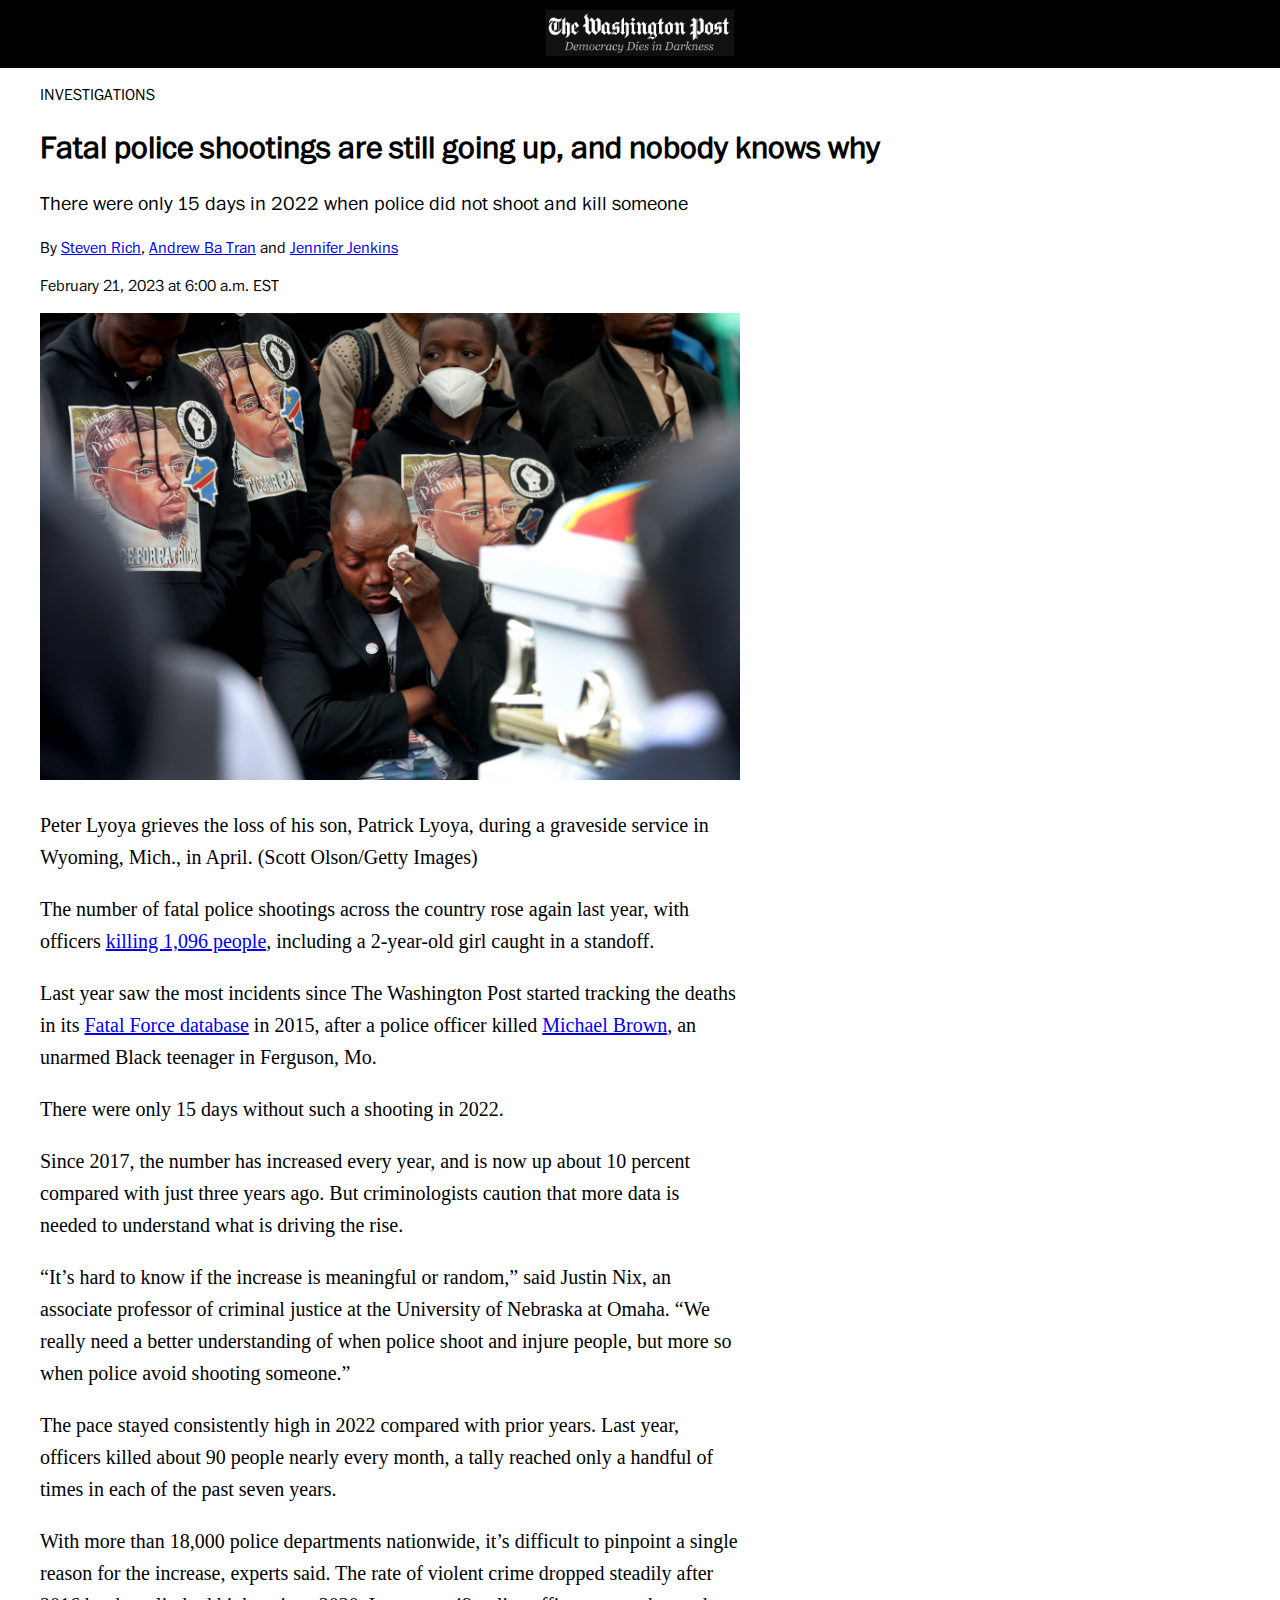
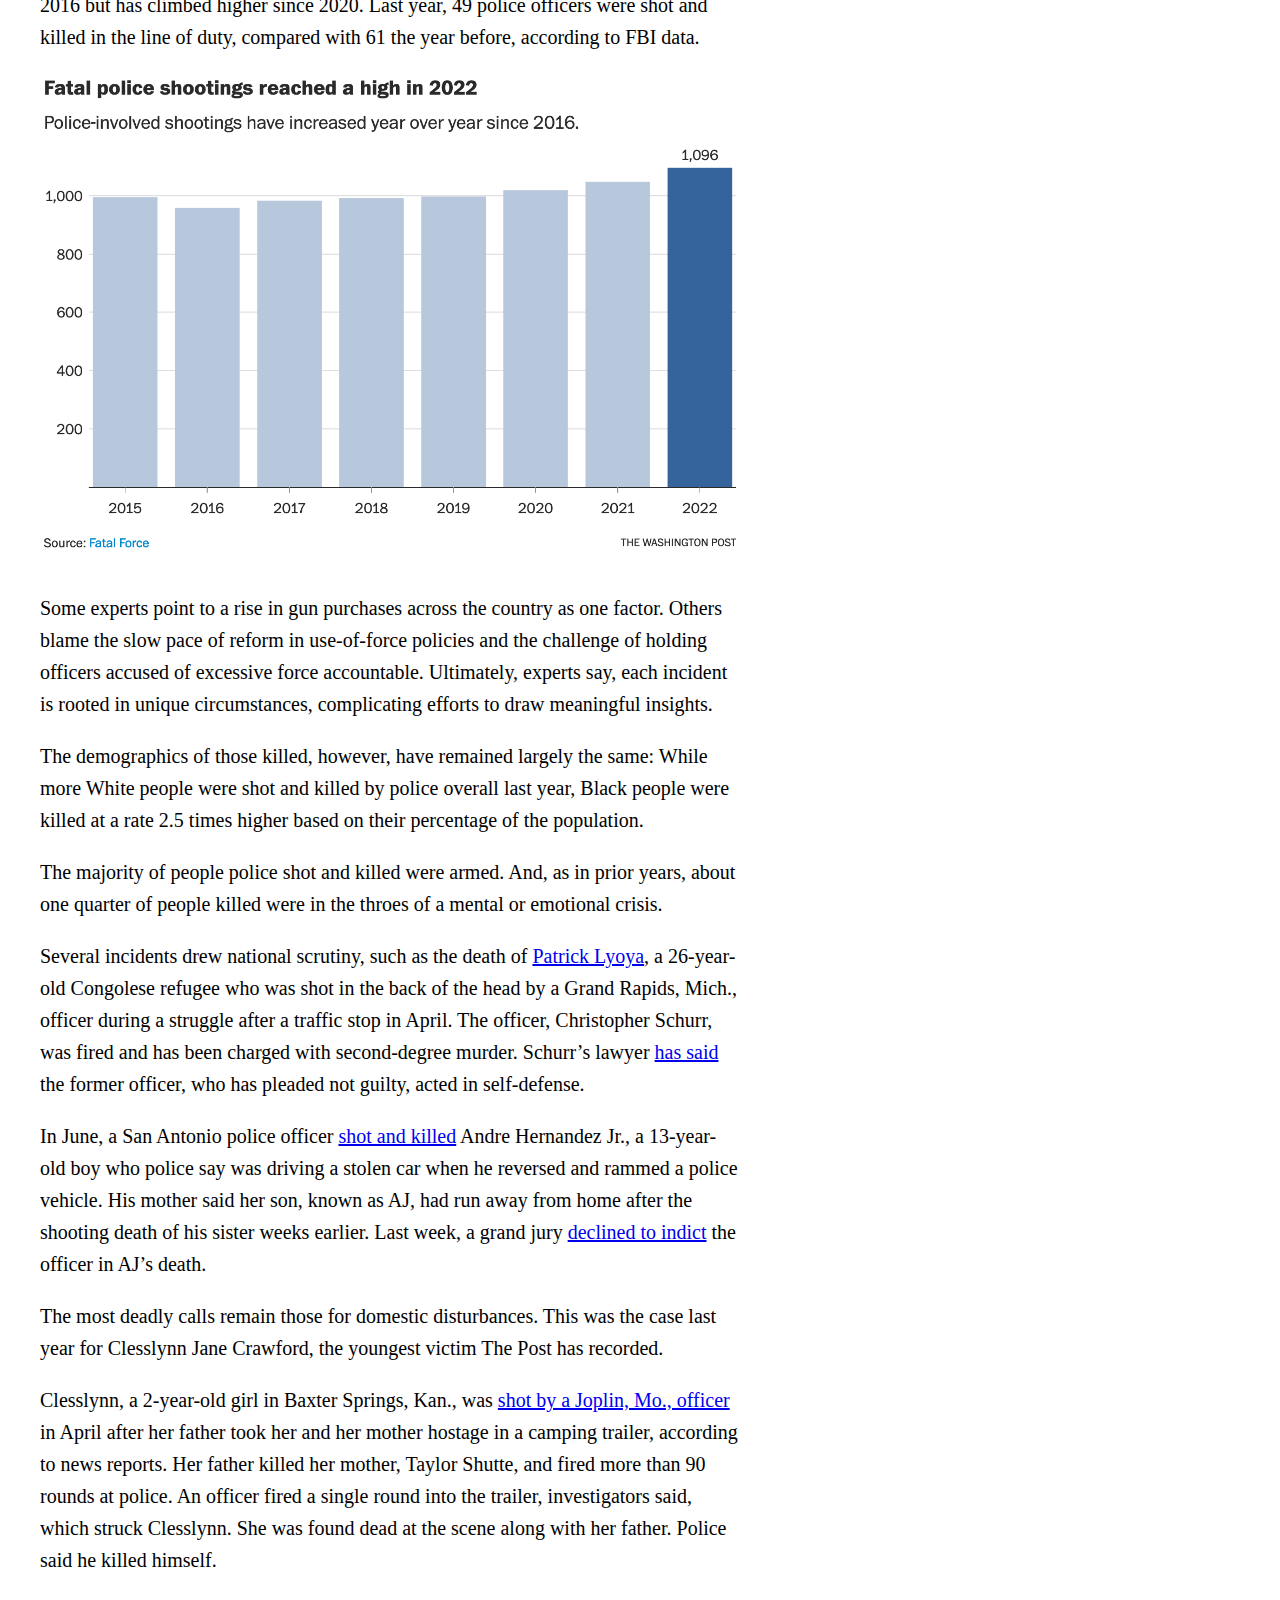
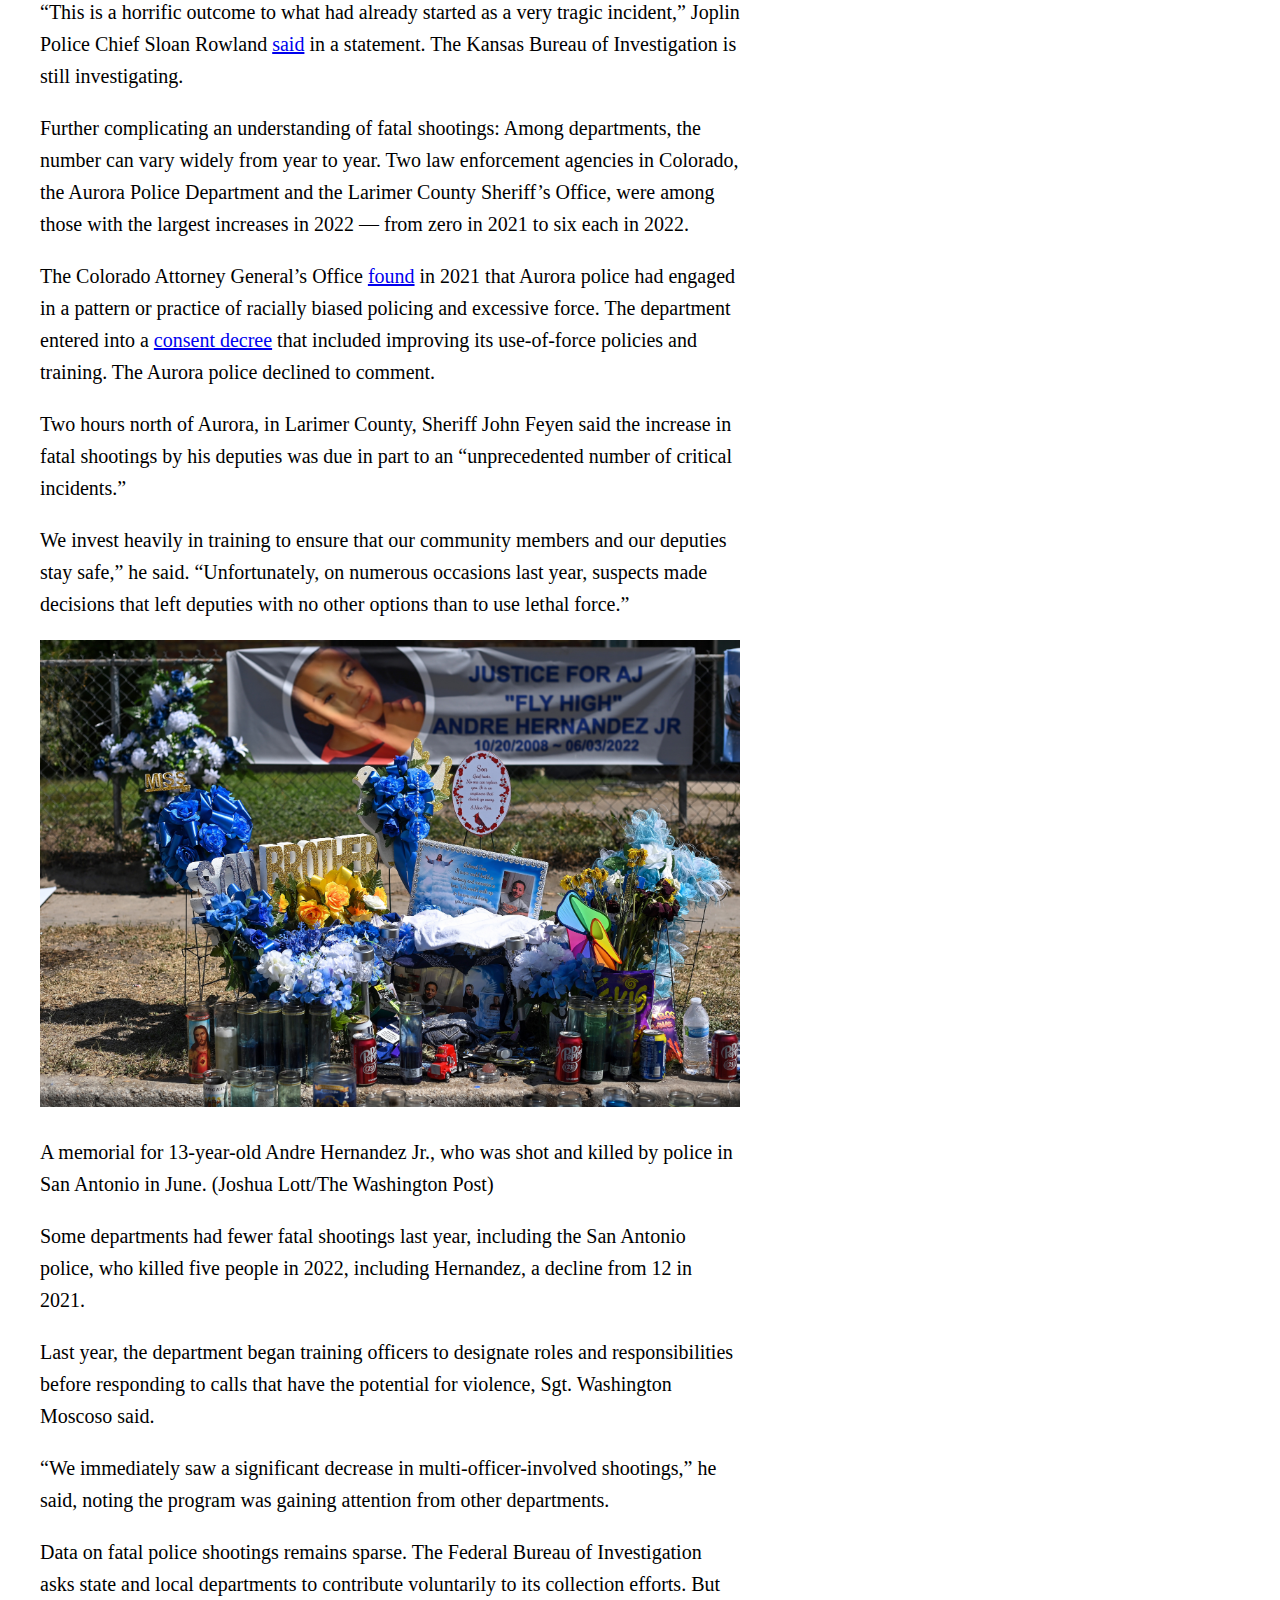
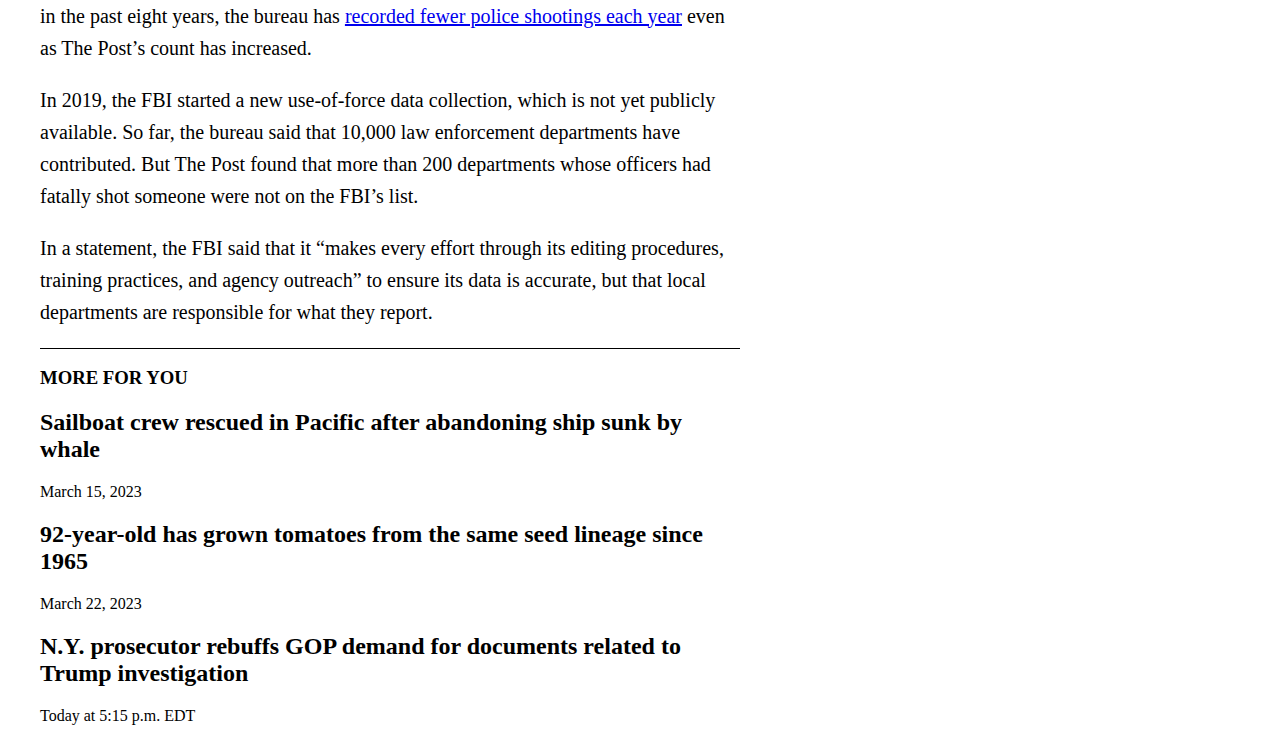
<file: web-2-files 3/article.html>
<!DOCTYPE html>
<html lang="en">
  <head>
    <meta charset="utf-8">
    <meta name="viewport" content="width=device-width, initial-scale=1">
    <link rel="stylesheet" href="css/fonts/fonts.css">
    <link rel="stylesheet" href="css/main.css">
    <title>JNL 221 - HTML/CSS Assignment #2</title>
  </head>
  <body>

    <div class="site-banner">
        <img class="logo" src="images/wp-logo.png" alt="Washington Post logo and slogan combo.">
    </div>

    <div class="article">

      <div class="story-header">

        <p class="news-section">INVESTIGATIONS</p>
        <h1>Fatal police shootings are still going up, and nobody knows why</h1>
        <p class="deck">There were only 15 days in 2022 when police did not shoot and kill someone</p>
        <p class="byline">By <a href="https://www.washingtonpost.com/people/steven-rich/">Steven Rich</a>, <a href="https://www.washingtonpost.com/people/andrew-ba-tran/">Andrew Ba Tran</a> and <a href="https://www.washingtonpost.com/people/jennifer-jenkins/">Jennifer Jenkins</a></p>
        <p class="publish-date">February 21, 2023 at 6:00 a.m. EST</p>

      </div>

      <div class="story-body">

        <img class="photo" src="images/img1.jpg" alt="Peter Lyola grieving in front of a casket while surrounded by mourners.">
        <p class="photo-caption">Peter Lyoya grieves the loss of his son, Patrick Lyoya, during a graveside service in Wyoming, Mich., in April. (Scott Olson/Getty Images)</p>

        <p>The number of fatal police shootings across the country rose again last year, with officers <a href="https://www.washingtonpost.com/graphics/investigations/police-shootings-database/">killing 1,096 people</a>, including a 2-year-old girl caught in a standoff.</p>
        <p>Last year saw the most incidents since The Washington Post started tracking the deaths in its <a href="https://www.washingtonpost.com/graphics/investigations/police-shootings-database/">Fatal Force database</a> in 2015, after a police officer killed <a href="https://www.washingtonpost.com/news/post-nation/wp/2014/08/11/what-you-need-to-know-about-the-death-of-an-unarmed-black-teenager-in-missouri/">Michael Brown</a>, an unarmed Black teenager in Ferguson, Mo.</p>
        <p>There were only 15 days without such a shooting in 2022.</p>
        <p>Since 2017, the number has increased every year, and is now up about 10 percent compared with just three years ago. But criminologists caution that more data is needed to understand what is driving the rise.</p>
        <p>“It’s hard to know if the increase is meaningful or random,” said Justin Nix, an associate professor of criminal justice at the University of Nebraska at Omaha. “We really need a better understanding of when police shoot and injure people, but more so when police avoid shooting someone.”</p>
        <p>The pace stayed consistently high in 2022 compared with prior years. Last year, officers killed about 90 people nearly every month, a tally reached only a handful of times in each of the past seven years.</p>
        <p>With more than 18,000 police departments nationwide, it’s difficult to pinpoint a single reason for the increase, experts said. The rate of violent crime dropped steadily after 2016 but has climbed higher since 2020. Last year, 49 police officers were shot and killed in the line of duty, compared with 61 the year before, according to FBI data.</p>

        <img class="photo" src="images/chart1.png" alt="A bar chart showing annual police shootings.">

        <p>Some experts point to a rise in gun purchases across the country as one factor. Others blame the slow pace of reform in use-of-force policies and the challenge of holding officers accused of excessive force accountable. Ultimately, experts say, each incident is rooted in unique circumstances, complicating efforts to draw meaningful insights.</p>
        <p>The demographics of those killed, however, have remained largely the same: While more White people were shot and killed by police overall last year, Black people were killed at a rate 2.5 times higher based on their percentage of the population.</p>
        <p>The majority of people police shot and killed were armed. And, as in prior years, about one quarter of people killed were in the throes of a mental or emotional crisis.</p>
        <p>Several incidents drew national scrutiny, such as the death of <a href="https://www.mlive.com/patrick-lyoya/">Patrick Lyoya</a>, a 26-year-old Congolese refugee who was shot in the back of the head by a Grand Rapids, Mich., officer during a struggle after a traffic stop in April. The officer, Christopher Schurr, was fired and has been charged with second-degree murder. Schurr’s lawyer <a href="https://www.detroitnews.com/story/news/local/michigan/2023/01/12/christopher-schurr-who-killed-patrick-lyoya-shouldnt-face-trial/69801610007/">has said</a> the former officer, who has pleaded not guilty, acted in self-defense.</p>
        <p>In June, a San Antonio police officer <a href="https://www.yahoo.com/video/13-old-boy-killed-san-153315775.html">shot and killed</a> Andre Hernandez Jr., a 13-year-old boy who police say was driving a stolen car when he reversed and rammed a police vehicle. His mother said her son, known as AJ, had run away from home after the shooting death of his sister weeks earlier. Last week, a grand jury <a href="https://www.expressnews.com/news/local/article/bexar-county-jury-declines-indict-andre-hernandez-17789724.php">declined to indict</a> the officer in AJ’s death.</p>
        <p>The most deadly calls remain those for domestic disturbances. This was the case last year for Clesslynn Jane Crawford, the youngest victim The Post has recorded.</p>
        <p>Clesslynn, a 2-year-old girl in Baxter Springs, Kan., was <a href="https://www.kake.com/story/46215642/2yearold-girl-killed-during-hostage-incident-was-shot-by-police-officer-kbi-says">shot by a Joplin, Mo., officer</a> in April after her father took her and her mother hostage in a camping trailer, according to news reports. Her father killed her mother, Taylor Shutte, and fired more than 90 rounds at police. An officer fired a single round into the trailer, investigators said, which struck Clesslynn. She was found dead at the scene along with her father. Police said he killed himself.</p>
        <p>“This is a horrific outcome to what had already started as a very tragic incident,” Joplin Police Chief Sloan Rowland <a href="https://www.kfdi.com/2022/04/04/kbi-says-police-officer-fired-shot-that-killed-child-during-southeast-kansas-standoff/">said</a> in a statement. The Kansas Bureau of Investigation is still investigating.</p>
        <p>Further complicating an understanding of fatal shootings: Among departments, the number can vary widely from year to year. Two law enforcement agencies in Colorado, the Aurora Police Department and the Larimer County Sheriff’s Office, were among those with the largest increases in 2022 — from zero in 2021 to six each in 2022.</p>
        <p>The Colorado Attorney General’s Office <a href="https://db34539d-4755-46da-9dee-309947ca5365.filesusr.com/ugd/8cd58b_7b1aaee387bc4fb78a7a60d2f12ce789.pdf">found</a> in 2021 that Aurora police had engaged in a pattern or practice of racially biased policing and excessive force. The department entered into a <a href="https://www.auroramonitor.org/">consent decree</a> that included improving its use-of-force policies and training. The Aurora police declined to comment.</p>
        <p>Two hours north of Aurora, in Larimer County, Sheriff John Feyen said the increase in fatal shootings by his deputies was due in part to an “unprecedented number of critical incidents.”</p>
        <p>We invest heavily in training to ensure that our community members and our deputies stay safe,” he said. “Unfortunately, on numerous occasions last year, suspects made decisions that left deputies with no other options than to use lethal force.”</p>

        <img class="photo" src="images/img2.jpg" alt="A roadside memorial for Andre Hernandez Jr.">
        <p class="photo-caption">A memorial for 13-year-old Andre Hernandez Jr., who was shot and killed by police in San Antonio in June. (Joshua Lott/The Washington Post)</p>

        <p>Some departments had fewer fatal shootings last year, including the San Antonio police, who killed five people in 2022, including Hernandez, a decline from 12 in 2021.</p>
        <p>Last year, the department began training officers to designate roles and responsibilities before responding to calls that have the potential for violence, Sgt. Washington Moscoso said.</p>
        <p>“We immediately saw a significant decrease in multi-officer-involved shootings,” he said, noting the program was gaining attention from other departments.</p>
        <p>Data on fatal police shootings remains sparse. The Federal Bureau of Investigation asks state and local departments to contribute voluntarily to its collection efforts. But in the past eight years, the bureau has <a href="https://www.washingtonpost.com/investigations/interactive/2022/fatal-police-shootings-unreported/">recorded fewer police shootings each year</a> even as The Post’s count has increased.</p>
        <p>In 2019, the FBI started a new use-of-force data collection, which is not yet publicly available. So far, the bureau said that 10,000 law enforcement departments have contributed. But The Post found that more than 200 departments whose officers had fatally shot someone were not on the FBI’s list.</p>
        <p>In a statement, the FBI said that it “makes every effort through its editing procedures, training practices, and agency outreach” to ensure its data is accurate, but that local departments are responsible for what they report.</p>

      </div>

      <div class="story-footer">

        <h3>MORE FOR YOU</h3>
        <h2>Sailboat crew rescued in Pacific after abandoning ship sunk by whale</h2>
        <p class="footer-info">March 15, 2023</p>
        <h2>92-year-old has grown tomatoes from the same seed lineage since 1965</h2>
        <p class="footer-info">March 22, 2023</p>
        <h2>N.Y. prosecutor rebuffs GOP demand for documents related to Trump investigation</h2>
        <p class="footer-info">Today at 5:15 p.m. EDT</p>

      </div>

    </div>

  </body>
</html>
</file>
<file: web-2-files 3/css/fonts/fonts.css>
/*html {
  -moz-osx-font-smoothing: grayscale;
  -webkit-font-smoothing: antialiased;
}*/

@font-face {
  font-family: 'Postoni';
  src: url('PostoniWide-Bold.woff2') format('woff2');
}

@font-face {
  font-family: 'Franklin Light';
  src: url('ITC_Franklin-Light.woff2') format('woff2');
}

@font-face {
  font-family: 'Franklin Bold';
  src: url('ITC_Franklin-Bold.woff2') format('woff2');
}
</file>
<file: web-2-files 3/css/main.css>
/*Your CSS goes here. This is the only file you'll need to modify for this assignment.*/
/* Body element styling */
body {
    margin: 0;
  }
  
  /* Site banner styling */
  .site-banner {
    background: black;
    text-align: center;
    padding: 10px 0 8px 0;
  }
  
  .site-banner img {
    width: 188px;
  }
  
  /* Article styling */
  .article {
    max-width: 1200px;
    margin: 0 auto;
    padding: 0 10px;
  }
  
  /* Story header styling */
  .story-header {
    font-family: "Franklin Light", sans-serif;
  }
  
  /* "Investigations" styling */
  .story-header .investigations {
    font-family: "Franklin Bold", sans-serif;
    font-size: 14px;
    margin-top: 32px;
  }
  
  /* Story headline styling */
  .story-header .headline {
    font-family: "Postoni", serif;
    font-size: 46px;
    margin-bottom: 0;
    font-weight: normal;
  }
  
  /* Story deck styling */
  .story-header .deck {
    font-size: 20px;
  }
  
  /* Story byline styling */
  .story-header .byline {
    font-size: 16px;
    margin-bottom: 2px;
  }
  
  /* Story timestamp styling */
  .story-header .timestamp {
    font-size: 14px;
    margin-top: 0;
    color: #666666;
  }
  
  /* Story body styling */
  .story-body {
    font-family: "Georgia", serif;
    font-size: 20px;
    line-height: 32px;
    max-width: 700px;
  }
  
  .story-body img {
    width: 100%;
  }
  
  /* Photo caption styling */
  .story-body .caption {
    font-family: "Franklin Light", sans-serif;
    color: #666666;
    font-size: 14px;
    margin-top: 0;
    line-height: 18px;
  }
  
  /* Story footer styling */
  .story-footer {
    max-width: 700px;
    border-top: 1px solid black;
    padding-bottom: 10px;
  }
  
  .story-footer .more-for-you {
    font-family: "Franklin Bold", sans-serif;
    font-size: 16px;
    font-weight: normal; /* Remove bolding */
  }
  
  .story-footer .footer-headline {
    font-family: "Postoni", serif;
    font-size: 28px;
  }
  
  .story-footer .footer-timestamp {
    font-family: "Franklin Light", sans-serif;
    font-size: 14px;
    color: #666666;
    border-bottom: 1px solid #e9e9e9;
    padding-bottom: 10px;
  }
</file>
